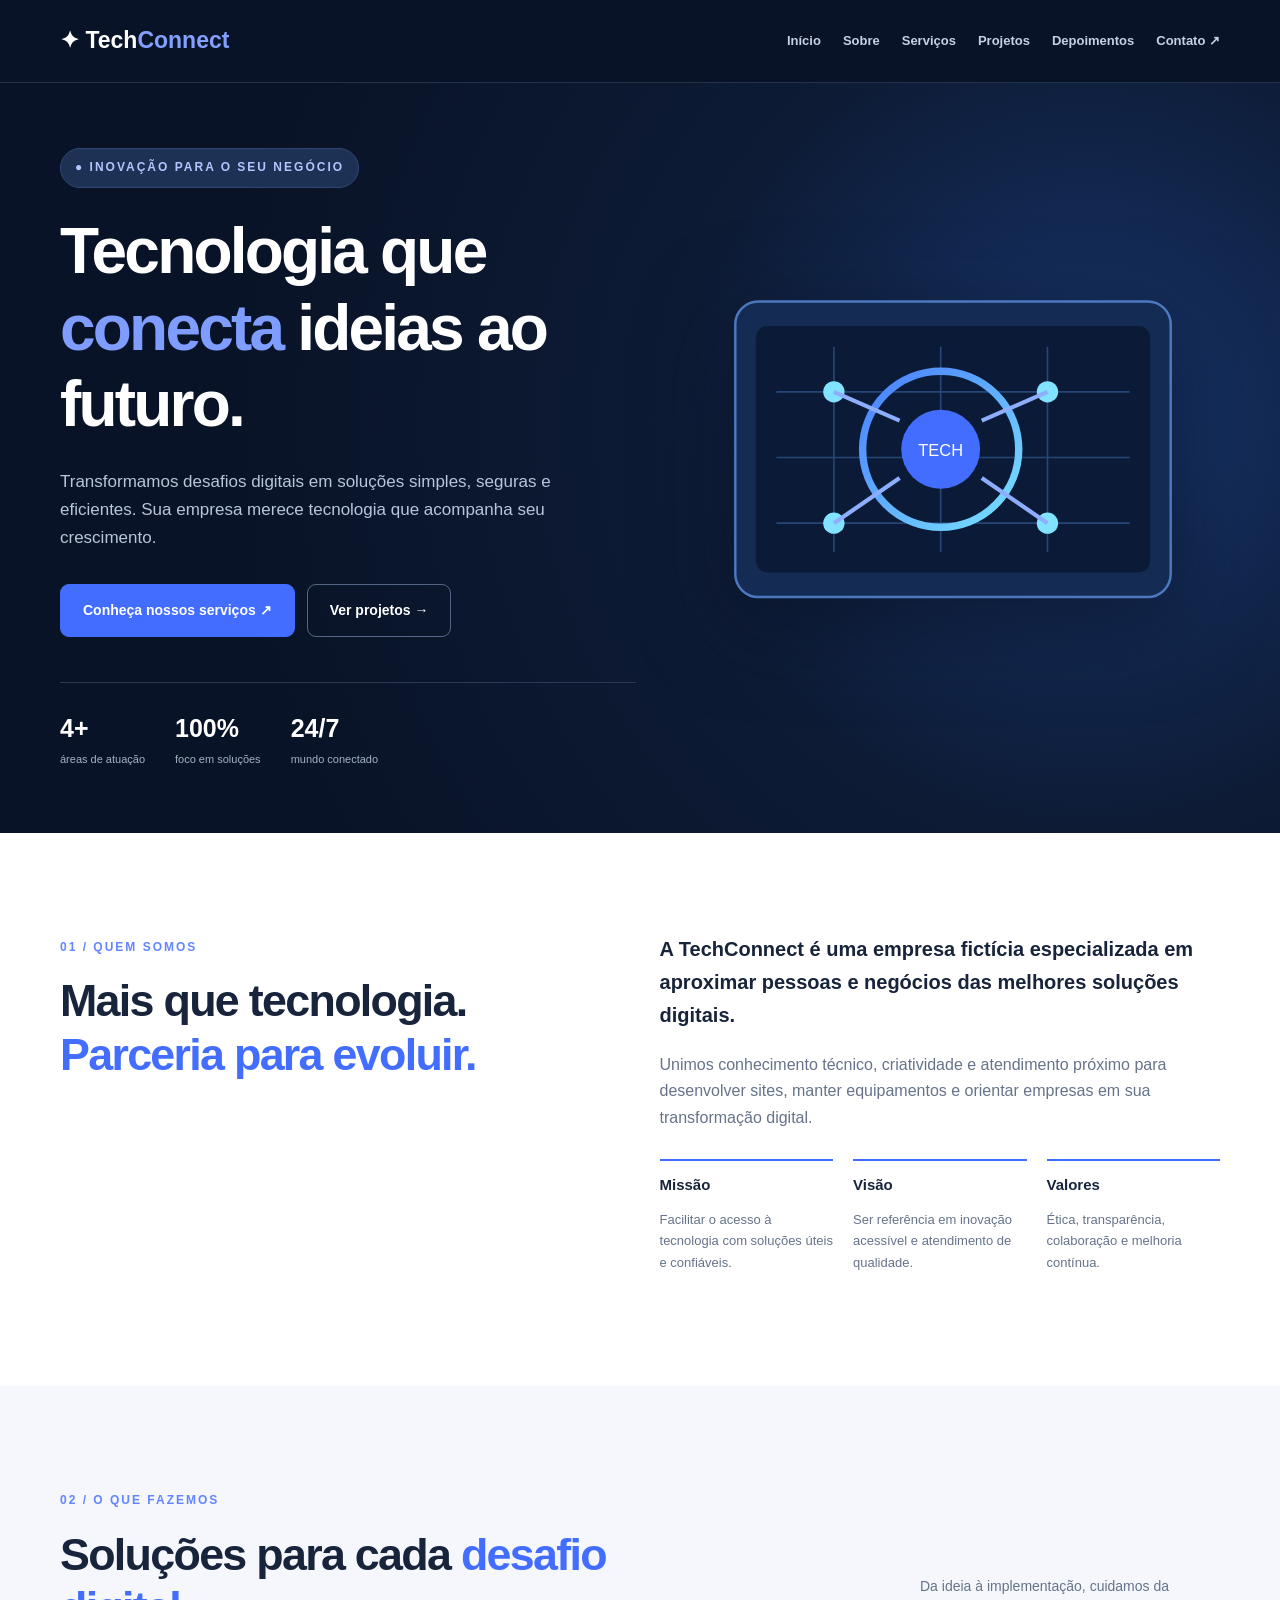
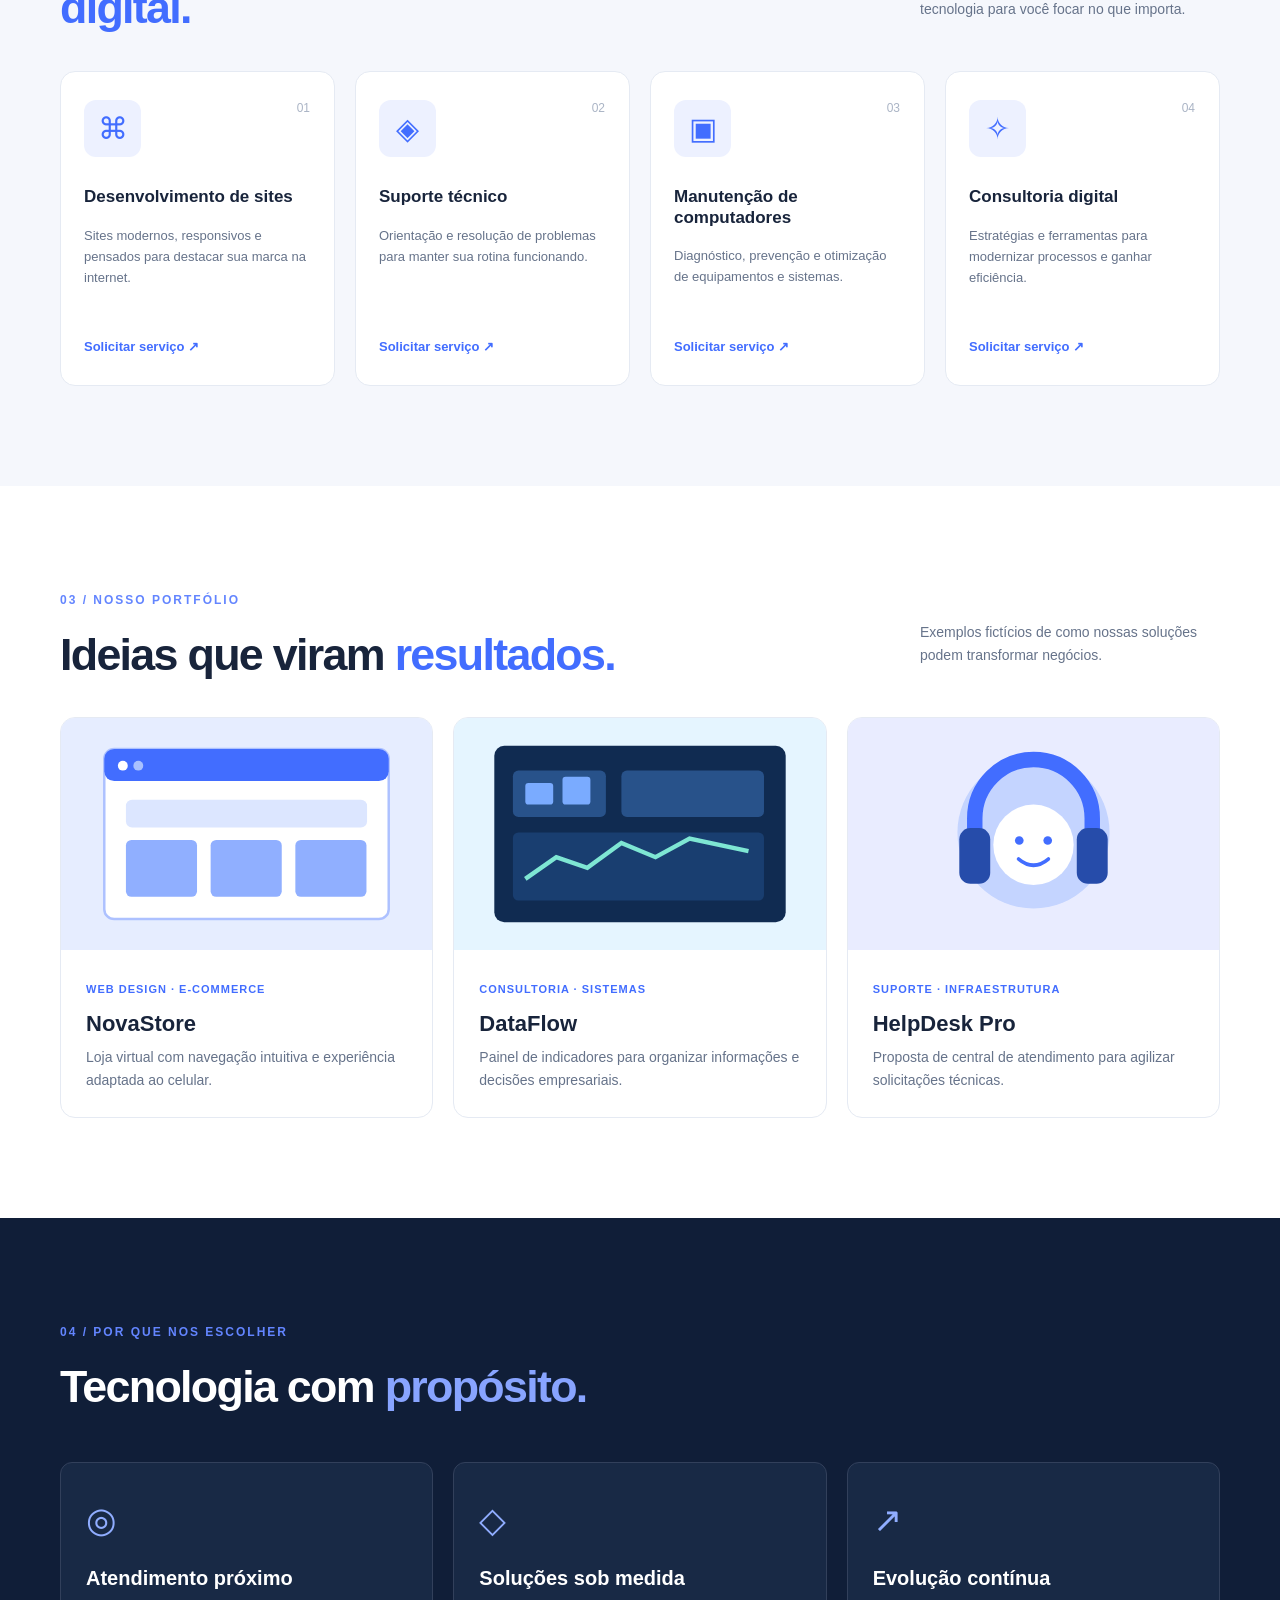
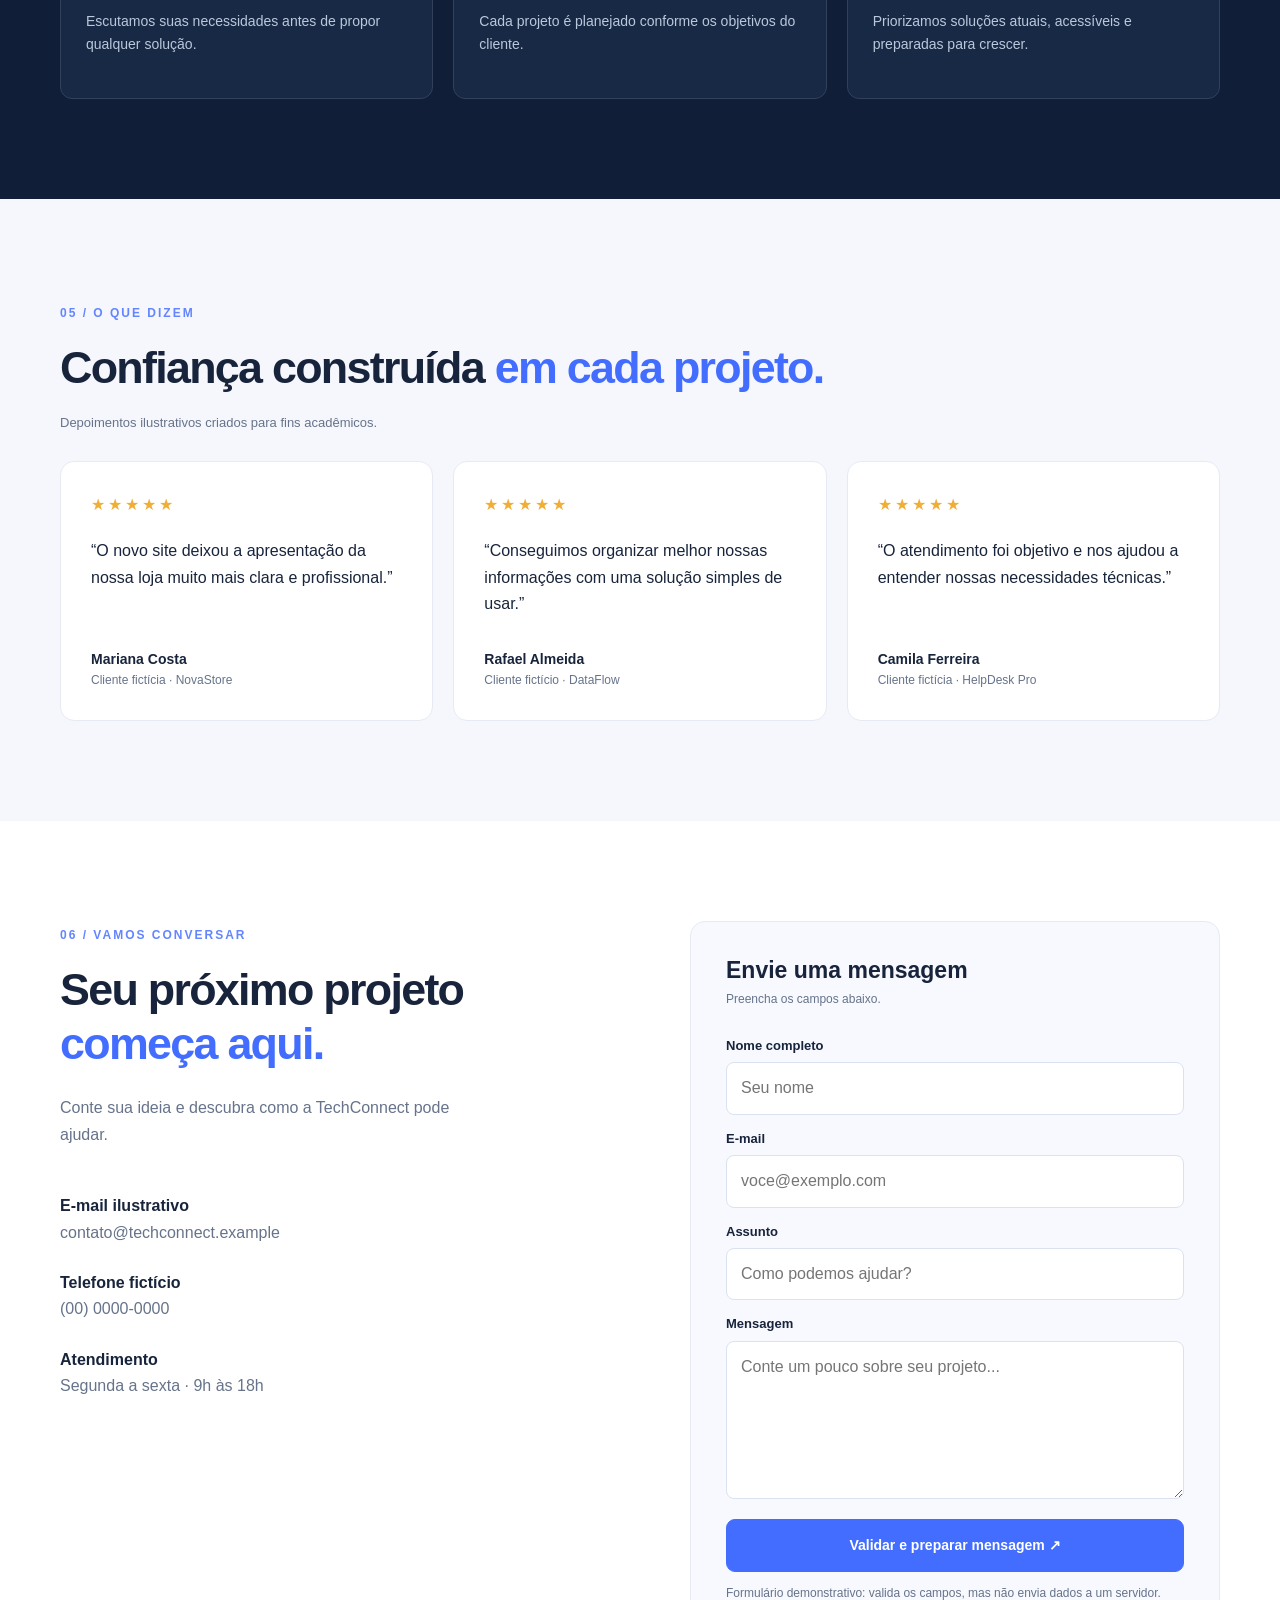
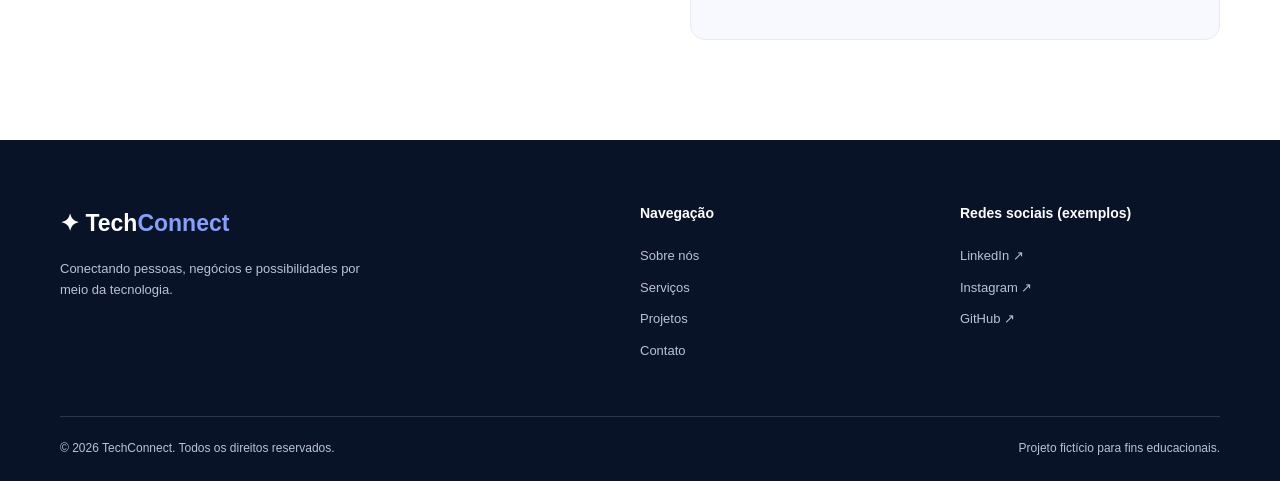
<file: index.html>
<!doctype html>
<html lang="pt-BR">
<head>
<meta charset="utf-8"><meta name="viewport" content="width=device-width, initial-scale=1">
<meta name="description" content="TechConnect: suporte técnico, criação de sites e soluções digitais.">
<title>TechConnect | Tecnologia que impulsiona</title><link rel="stylesheet" href="css/estilo.css">
</head><body>
<a class="skip-link" href="#conteudo">Pular para o conteúdo</a>
<header class="cabecalho"><div class="container barra"><a class="marca" href="#inicio">✦ Tech<span>Connect</span></a><nav aria-label="Navegação principal"><a href="#inicio">Início</a><a href="#sobre">Sobre</a><a href="#servicos">Serviços</a><a href="#projetos">Projetos</a><a href="#depoimentos">Depoimentos</a><a href="#contato">Contato ↗</a></nav></div></header>
<main id="conteudo">
<section class="hero" id="inicio"><div class="container hero-grid"><div><span class="etiqueta">● INOVAÇÃO PARA O SEU NEGÓCIO</span><h1>Tecnologia que <em>conecta</em> ideias ao futuro.</h1><p>Transformamos desafios digitais em soluções simples, seguras e eficientes. Sua empresa merece tecnologia que acompanha seu crescimento.</p><div class="acoes"><a class="botao primario" href="#servicos">Conheça nossos serviços ↗</a><a class="botao secundario" href="#projetos">Ver projetos →</a></div><div class="hero-dados"><div><strong>4+</strong><span>áreas de atuação</span></div><div><strong>100%</strong><span>foco em soluções</span></div><div><strong>24/7</strong><span>mundo conectado</span></div></div></div><div class="hero-arte"><img src="imagens/tecnologia.svg" alt="Ilustração de conexões digitais e painel de tecnologia"></div></div></section>
<section class="secao" id="sobre"><div class="container sobre-grid"><div><span class="sobretitulo">01 / QUEM SOMOS</span><h2>Mais que tecnologia.<br><span>Parceria para evoluir.</span></h2></div><div><p class="texto-destaque">A TechConnect é uma empresa fictícia especializada em aproximar pessoas e negócios das melhores soluções digitais.</p><p>Unimos conhecimento técnico, criatividade e atendimento próximo para desenvolver sites, manter equipamentos e orientar empresas em sua transformação digital.</p><div class="valores"><article><h3>Missão</h3><p>Facilitar o acesso à tecnologia com soluções úteis e confiáveis.</p></article><article><h3>Visão</h3><p>Ser referência em inovação acessível e atendimento de qualidade.</p></article><article><h3>Valores</h3><p>Ética, transparência, colaboração e melhoria contínua.</p></article></div></div></div></section>
<section class="secao fundo-claro" id="servicos"><div class="container"><div class="titulo-secao"><div><span class="sobretitulo">02 / O QUE FAZEMOS</span><h2>Soluções para cada <span>desafio digital.</span></h2></div><p>Da ideia à implementação, cuidamos da tecnologia para você focar no que importa.</p></div><div class="grade servicos"><article class="cartao"><span class="icone-servico">⌘</span><span class="numero">01</span><h3>Desenvolvimento de sites</h3><p>Sites modernos, responsivos e pensados para destacar sua marca na internet.</p><a href="#contato">Solicitar serviço ↗</a></article><article class="cartao"><span class="icone-servico">◈</span><span class="numero">02</span><h3>Suporte técnico</h3><p>Orientação e resolução de problemas para manter sua rotina funcionando.</p><a href="#contato">Solicitar serviço ↗</a></article><article class="cartao"><span class="icone-servico">▣</span><span class="numero">03</span><h3>Manutenção de computadores</h3><p>Diagnóstico, prevenção e otimização de equipamentos e sistemas.</p><a href="#contato">Solicitar serviço ↗</a></article><article class="cartao"><span class="icone-servico">✧</span><span class="numero">04</span><h3>Consultoria digital</h3><p>Estratégias e ferramentas para modernizar processos e ganhar eficiência.</p><a href="#contato">Solicitar serviço ↗</a></article></div></div></section>
<section class="secao" id="projetos"><div class="container"><div class="titulo-secao"><div><span class="sobretitulo">03 / NOSSO PORTFÓLIO</span><h2>Ideias que viram <span>resultados.</span></h2></div><p>Exemplos fictícios de como nossas soluções podem transformar negócios.</p></div><div class="grade projetos"><article class="projeto"><img src="imagens/projeto-loja.svg" alt="Ilustração de interface de loja virtual" loading="lazy"><div><span>WEB DESIGN · E-COMMERCE</span><h3>NovaStore</h3><p>Loja virtual com navegação intuitiva e experiência adaptada ao celular.</p></div></article><article class="projeto"><img src="imagens/projeto-painel.svg" alt="Ilustração de painel digital de indicadores" loading="lazy"><div><span>CONSULTORIA · SISTEMAS</span><h3>DataFlow</h3><p>Painel de indicadores para organizar informações e decisões empresariais.</p></div></article><article class="projeto"><img src="imagens/projeto-suporte.svg" alt="Ilustração de central de suporte tecnológico" loading="lazy"><div><span>SUPORTE · INFRAESTRUTURA</span><h3>HelpDesk Pro</h3><p>Proposta de central de atendimento para agilizar solicitações técnicas.</p></div></article></div></div></section>
<section class="secao diferenciais"><div class="container"><span class="sobretitulo">04 / POR QUE NOS ESCOLHER</span><h2>Tecnologia com <span>propósito.</span></h2><div class="grade tres"><article><span class="diferencial-icone">◎</span><h3>Atendimento próximo</h3><p>Escutamos suas necessidades antes de propor qualquer solução.</p></article><article><span class="diferencial-icone">◇</span><h3>Soluções sob medida</h3><p>Cada projeto é planejado conforme os objetivos do cliente.</p></article><article><span class="diferencial-icone">↗</span><h3>Evolução contínua</h3><p>Priorizamos soluções atuais, acessíveis e preparadas para crescer.</p></article></div></div></section>
<section class="secao fundo-claro" id="depoimentos"><div class="container"><span class="sobretitulo">05 / O QUE DIZEM</span><h2>Confiança construída <span>em cada projeto.</span></h2><p class="aviso-ficticio">Depoimentos ilustrativos criados para fins acadêmicos.</p><div class="grade tres depoimentos"><article><div class="estrelas">★★★★★</div><blockquote>“O novo site deixou a apresentação da nossa loja muito mais clara e profissional.”</blockquote><strong>Mariana Costa</strong><span>Cliente fictícia · NovaStore</span></article><article><div class="estrelas">★★★★★</div><blockquote>“Conseguimos organizar melhor nossas informações com uma solução simples de usar.”</blockquote><strong>Rafael Almeida</strong><span>Cliente fictício · DataFlow</span></article><article><div class="estrelas">★★★★★</div><blockquote>“O atendimento foi objetivo e nos ajudou a entender nossas necessidades técnicas.”</blockquote><strong>Camila Ferreira</strong><span>Cliente fictícia · HelpDesk Pro</span></article></div></div></section>
<section class="secao contato" id="contato"><div class="container contato-grid"><div><span class="sobretitulo">06 / VAMOS CONVERSAR</span><h2>Seu próximo projeto <span>começa aqui.</span></h2><p>Conte sua ideia e descubra como a TechConnect pode ajudar.</p><div class="contato-info"><p><strong>E-mail ilustrativo</strong><br>contato@techconnect.example</p><p><strong>Telefone fictício</strong><br>(00) 0000-0000</p><p><strong>Atendimento</strong><br>Segunda a sexta · 9h às 18h</p></div></div><form class="formulario" action="#confirmacao" method="get"><h3>Envie uma mensagem</h3><p>Preencha os campos abaixo.</p><label for="nome">Nome completo</label><input id="nome" type="text" autocomplete="name" placeholder="Seu nome" required minlength="2"><label for="email">E-mail</label><input id="email" type="email" autocomplete="email" placeholder="voce@exemplo.com" required><label for="assunto">Assunto</label><input id="assunto" type="text" placeholder="Como podemos ajudar?" required><label for="mensagem">Mensagem</label><textarea id="mensagem" rows="5" placeholder="Conte um pouco sobre seu projeto..." required minlength="10"></textarea><button class="botao primario" type="submit">Validar e preparar mensagem ↗</button><p id="confirmacao" role="status" tabindex="-1">Campos validados. Obrigado por testar o formulário.</p><small>Formulário demonstrativo: valida os campos, mas não envia dados a um servidor.</small></form></div></section>
</main><footer class="rodape"><div class="container rodape-grid"><div><a class="marca" href="#inicio">✦ Tech<span>Connect</span></a><p>Conectando pessoas, negócios e possibilidades por meio da tecnologia.</p></div><div><h3>Navegação</h3><a href="#sobre">Sobre nós</a><a href="#servicos">Serviços</a><a href="#projetos">Projetos</a><a href="#contato">Contato</a></div><div><h3>Redes sociais (exemplos)</h3><a href="https://www.linkedin.com/" target="_blank" rel="noopener noreferrer">LinkedIn ↗</a><a href="https://www.instagram.com/" target="_blank" rel="noopener noreferrer">Instagram ↗</a><a href="https://github.com/" target="_blank" rel="noopener noreferrer">GitHub ↗</a></div></div><div class="container rodape-base"><span>© 2026 TechConnect. Todos os direitos reservados.</span><span>Projeto fictício para fins educacionais.</span></div></footer></body></html>
</file>
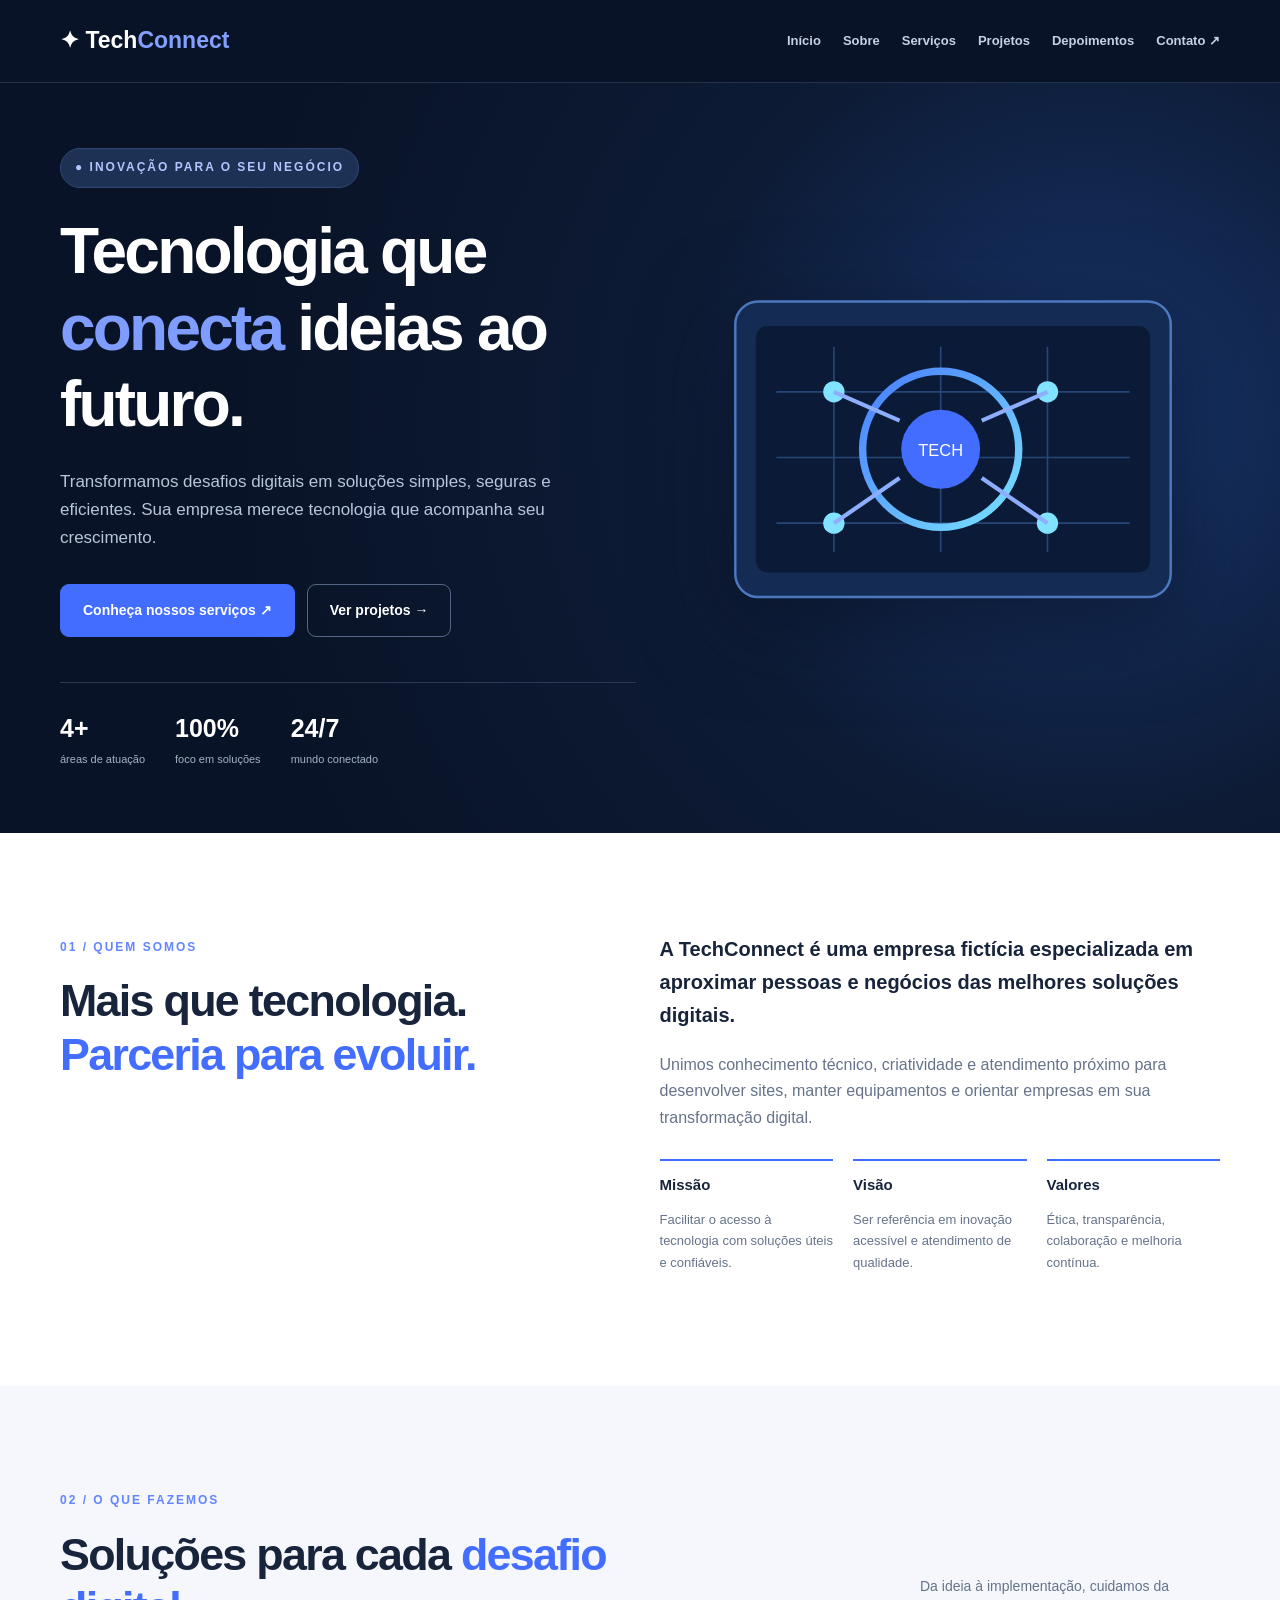
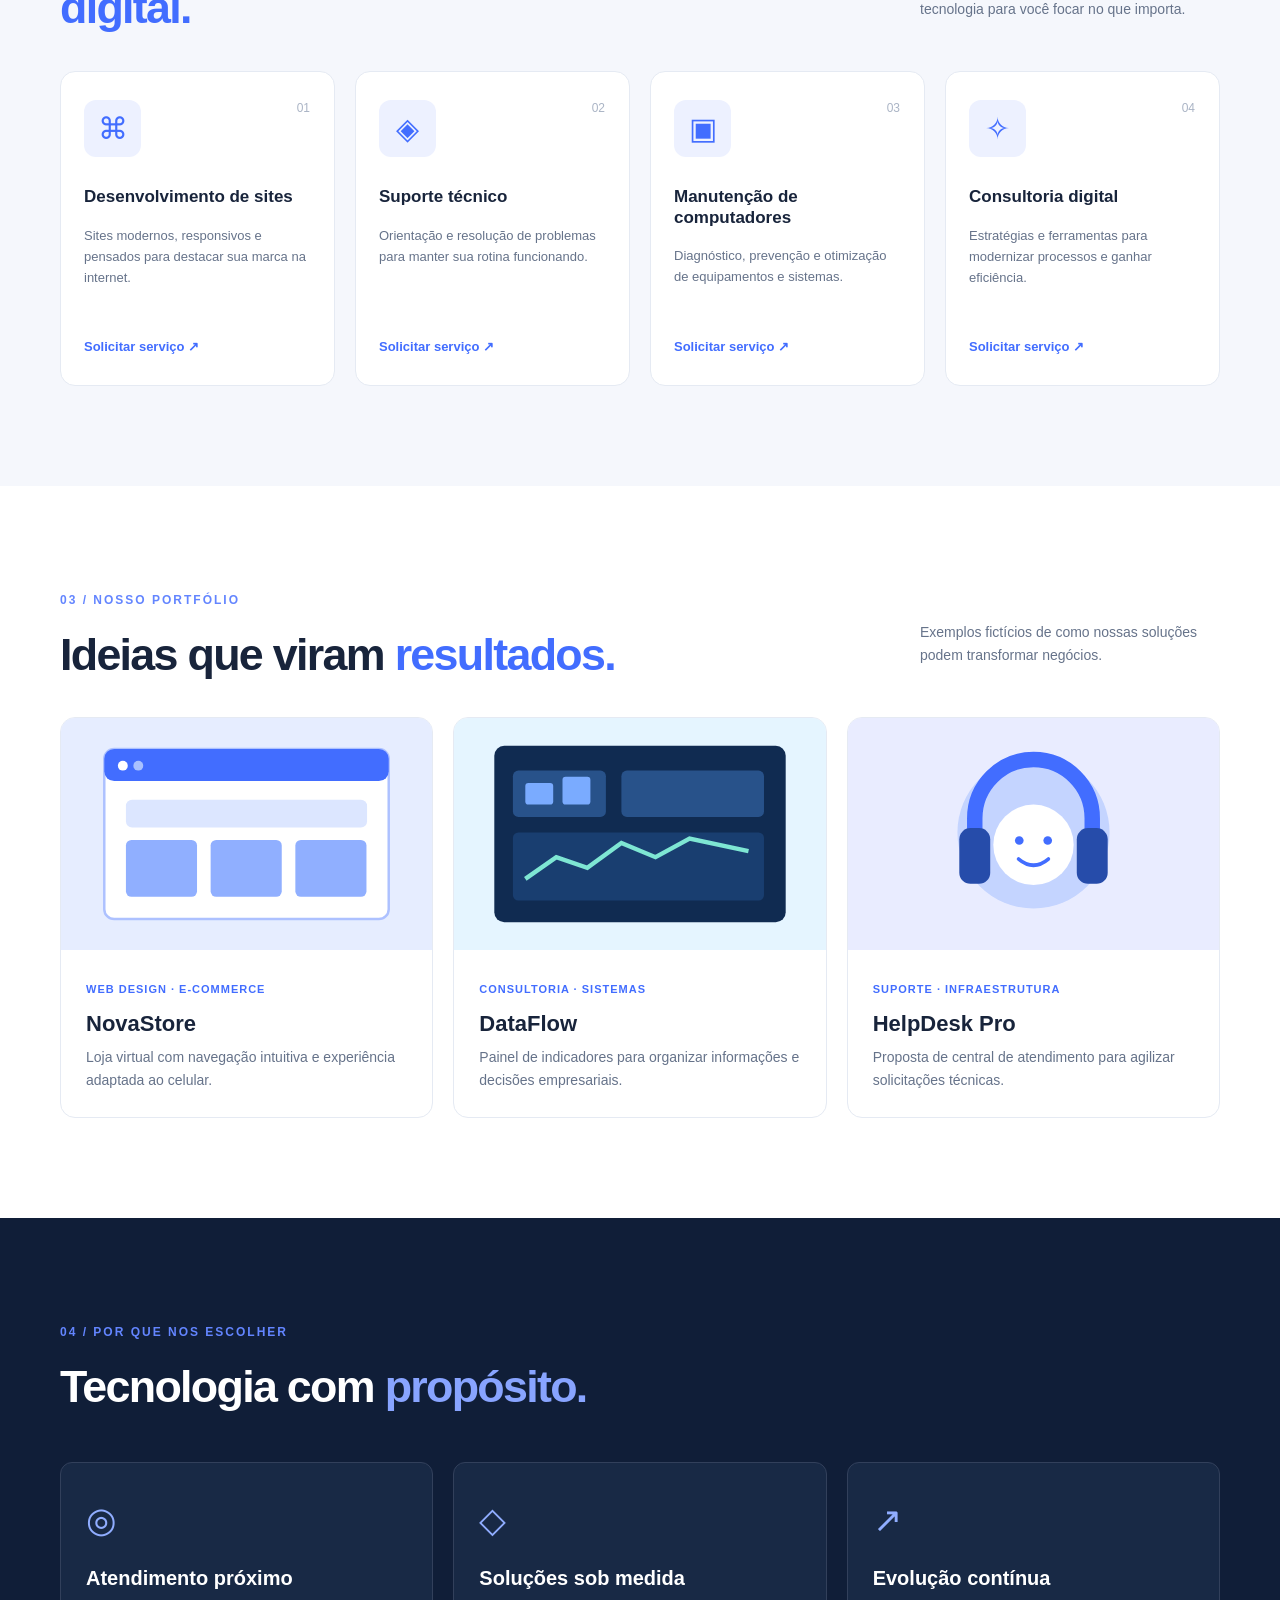
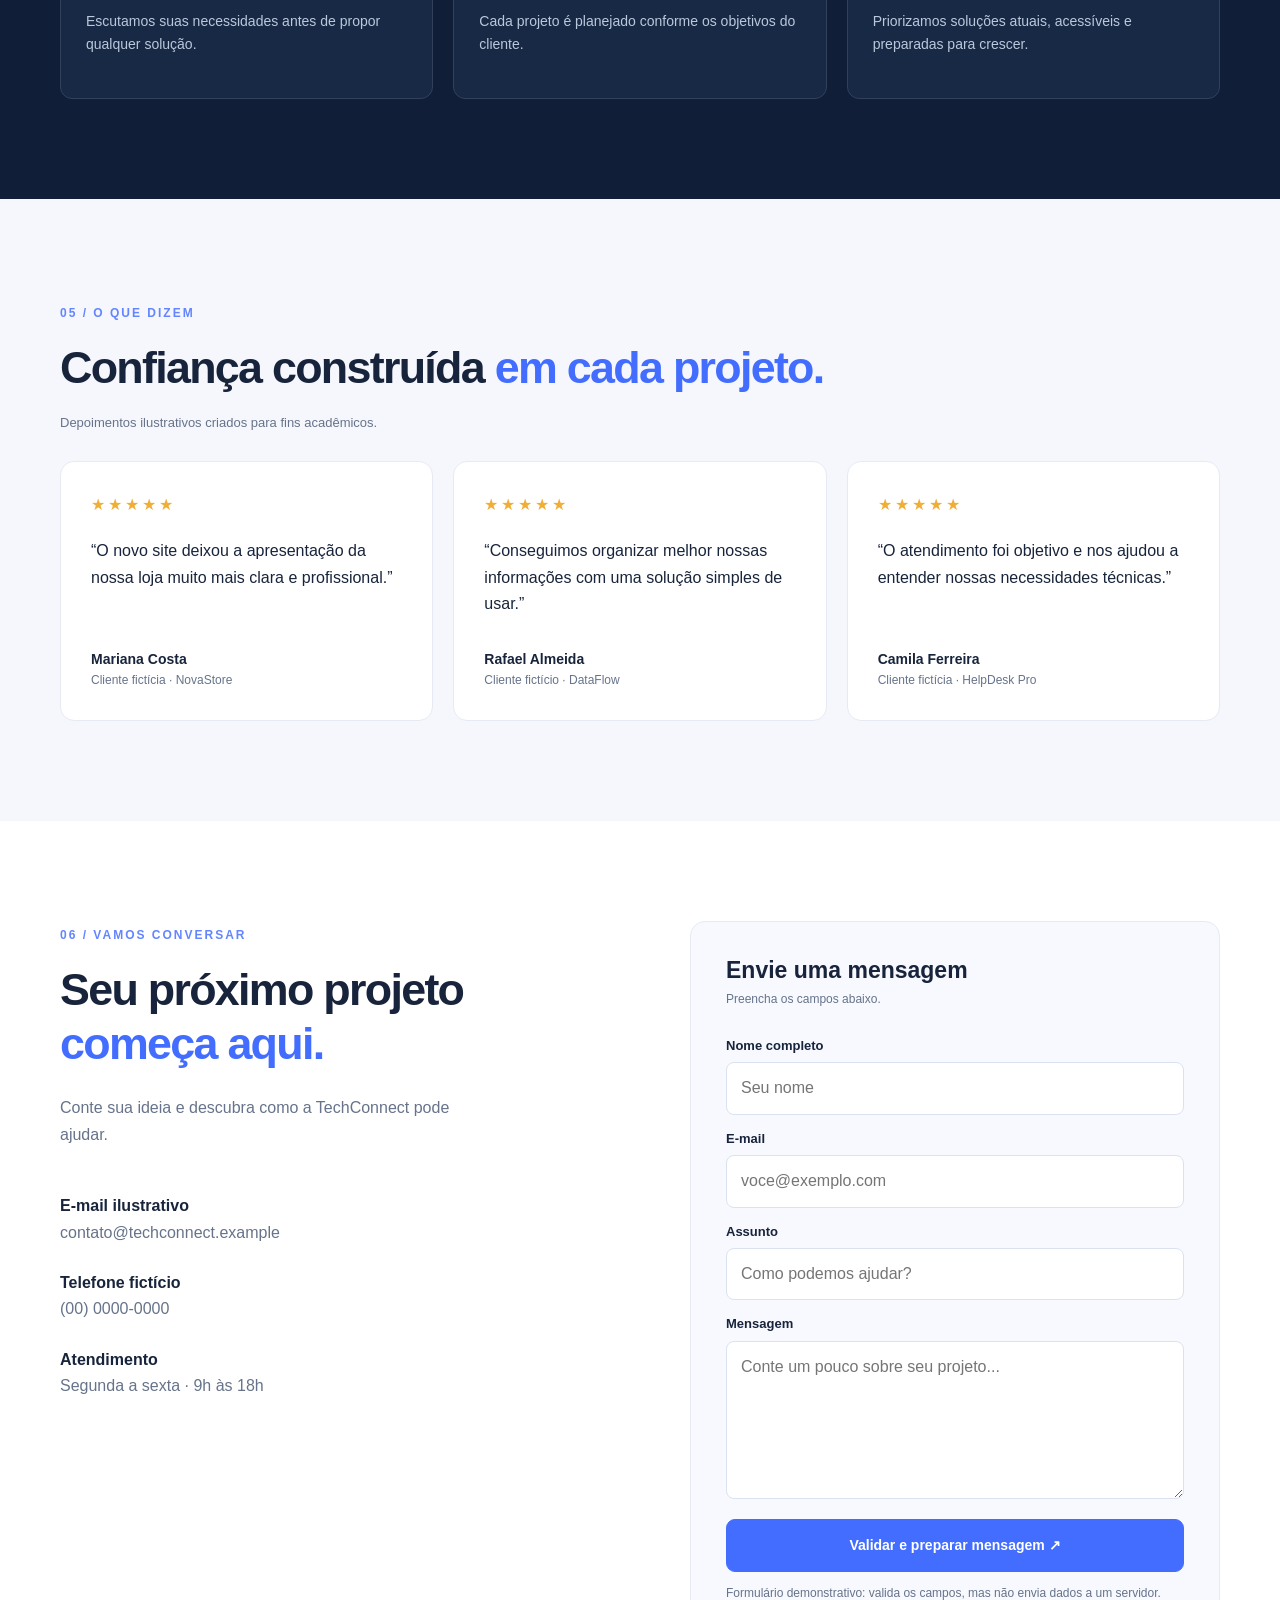
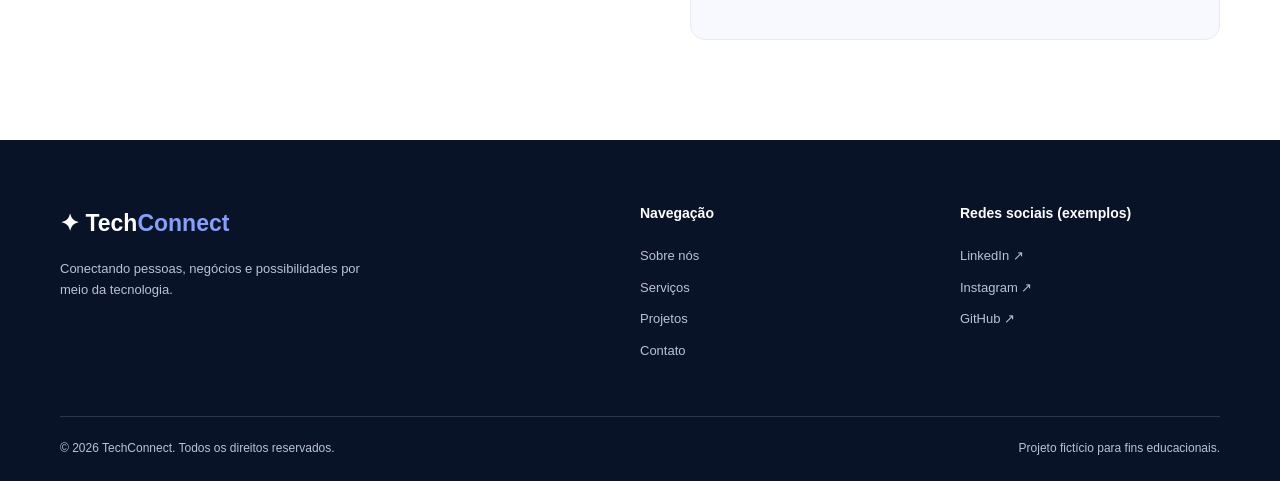
<file: TechConnect/index.html>
<!doctype html>
<html lang="pt-BR">
<head>
  <meta charset="utf-8">
  <meta name="viewport" content="width=device-width, initial-scale=1">
  <title>TechConnect</title>
  <link rel="canonical" href="../">
  <script>location.replace("../" + location.search + location.hash);</script>
  <meta http-equiv="refresh" content="0; url=../">
</head>
<body>
  <p><a href="../">Abrir a página inicial da TechConnect</a></p>
</body>
</html>
</file>
<file: css/estilo.css>
:root{--azul:#426dff;--escuro:#091327;--texto:#18243b;--cinza:#66738a;--claro:#f5f7fc;--borda:#e5eaf3}*{box-sizing:border-box}html{scroll-behavior:smooth;scroll-padding-top:95px}body{margin:0;font-family:Arial,sans-serif;color:var(--texto);line-height:1.65}h1,h2,h3,p{margin-top:0}h1,h2,h3{line-height:1.2}a{text-decoration:none;color:inherit}button,input,textarea{font:inherit}img{max-width:100%;display:block}.container{width:min(1160px,calc(100% - 48px));margin:auto}.skip-link{position:absolute;top:-60px;left:10px;background:white;padding:10px;z-index:10}.skip-link:focus{top:10px}.cabecalho{background:#091327;position:sticky;top:0;z-index:5;border-bottom:1px solid #24314b}.barra{min-height:82px;display:flex;align-items:center;justify-content:space-between;gap:20px}.marca{font-size:23px;font-weight:800;color:white;white-space:nowrap}.marca span{color:#83a0ff}.barra nav{display:flex;align-items:center;gap:22px}.barra nav a{color:#c5d0e5;font-size:13px;font-weight:700}.barra nav a:hover{color:white}.hero{background:radial-gradient(circle at 85% 45%,#18366d,#0d1b35 35%,#091327 75%);color:white;overflow:hidden}.hero-grid{min-height:620px;display:grid;grid-template-columns:1.08fr 1fr;gap:50px;align-items:center;padding:65px 0}.etiqueta,.sobretitulo{font-size:12px;letter-spacing:2px;font-weight:800;color:#6385ff}.etiqueta{display:inline-block;color:#b2c5ff;background:#1c3154;padding:9px 14px;border:1px solid #2e4875;border-radius:30px}.hero h1{font-size:clamp(43px,5vw,68px);letter-spacing:-2.8px;margin:25px 0}.hero h1 em{font-style:normal;color:#7f9dff}.hero p{font-size:17px;color:#b8c5da;max-width:530px}.acoes{display:flex;flex-wrap:wrap;gap:12px;margin:32px 0 45px}.botao{display:inline-flex;align-items:center;justify-content:center;gap:18px;border-radius:9px;padding:14px 22px;font-weight:700;font-size:14px;transition:transform .2s,background .2s;cursor:pointer}.botao:hover{transform:translateY(-3px)}.primario{background:var(--azul);color:white;border:1px solid var(--azul)}.primario:hover{background:#3156d7}.secundario{color:white;border:1px solid #546583}.hero-dados{display:flex;gap:30px;border-top:1px solid #2a3854;padding-top:25px}.hero-dados div{display:flex;flex-direction:column}.hero-dados strong{font-size:25px}.hero-dados span{font-size:11px;color:#a3b1c8}.hero-arte img{width:100%;filter:drop-shadow(0 22px 45px #050b1b88)}.secao{padding:100px 0}.secao h2{font-size:clamp(32px,3.5vw,46px);letter-spacing:-1.7px;margin:15px 0 25px}.secao h2 span{color:var(--azul)}.sobre-grid{display:grid;grid-template-columns:1fr 1.1fr;gap:90px}.sobre-grid p{color:var(--cinza)}.sobre-grid .texto-destaque{font-size:20px;color:var(--texto);font-weight:600}.valores{display:grid;grid-template-columns:repeat(3,1fr);gap:20px;margin-top:28px}.valores article{border-top:2px solid var(--azul);padding-top:15px}.valores h3{font-size:15px}.valores p{font-size:13px}.fundo-claro{background:var(--claro)}.titulo-secao{display:flex;justify-content:space-between;align-items:end;gap:50px;margin-bottom:36px}.titulo-secao h2{margin-bottom:0;max-width:650px}.titulo-secao>p{max-width:300px;color:var(--cinza);font-size:14px}.grade{display:grid;gap:20px}.servicos{grid-template-columns:repeat(4,1fr)}.cartao{position:relative;background:white;border:1px solid var(--borda);border-radius:15px;padding:28px 23px;min-height:315px;display:flex;flex-direction:column;transition:box-shadow .2s,transform .2s}.cartao:hover,.projeto:hover{transform:translateY(-5px);box-shadow:0 15px 35px #1a305015}.icone-servico{font-size:30px;color:var(--azul);background:#edf1ff;width:57px;height:57px;display:grid;place-items:center;border-radius:12px;margin-bottom:30px}.numero{position:absolute;top:27px;right:24px;color:#aab4c5;font-size:12px}.cartao h3{font-size:17px}.cartao p{font-size:13px;color:var(--cinza);flex:1}.cartao a{color:var(--azul);font-size:13px;font-weight:800}.projetos,.tres{grid-template-columns:repeat(3,1fr)}.projeto{border:1px solid var(--borda);border-radius:15px;overflow:hidden;transition:transform .2s,box-shadow .2s}.projeto img{width:100%;aspect-ratio:1.6;object-fit:cover}.projeto>div{padding:25px}.projeto span{color:var(--azul);font-size:11px;font-weight:800;letter-spacing:1px}.projeto h3{margin:9px 0;font-size:22px}.projeto p{color:var(--cinza);font-size:14px;margin:0}.diferenciais{background:#101e38;color:white}.diferenciais h2 span{color:#88a4ff}.diferenciais .tres{margin-top:48px}.diferenciais article{padding:28px 25px;border:1px solid #32405b;border-radius:12px;background:#182945}.diferencial-icone{font-size:35px;color:#90adff}.diferenciais h3{font-size:20px;margin-top:18px}.diferenciais p{font-size:14px;color:#bac8dc}.aviso-ficticio{color:var(--cinza);font-size:13px;margin-top:-8px;margin-bottom:28px}.depoimentos article{background:white;border:1px solid var(--borda);padding:30px;border-radius:14px;display:flex;flex-direction:column}.estrelas{color:#f0ae36;letter-spacing:3px}.depoimentos blockquote{margin:20px 0 30px;font-size:16px;flex:1}.depoimentos strong{font-size:14px}.depoimentos article>span{font-size:12px;color:var(--cinza)}.contato-grid{display:grid;grid-template-columns:1fr 1fr;gap:100px}.contato-grid>div>p{color:var(--cinza);max-width:420px}.contato-info{margin-top:45px}.contato-info p{margin-bottom:24px;color:var(--cinza)}.contato-info strong{color:var(--texto)}.formulario{background:#f7f9fe;padding:35px;border:1px solid var(--borda);border-radius:15px;display:flex;flex-direction:column}.formulario h3{font-size:23px;margin-bottom:5px}.formulario p,.formulario small{color:var(--cinza);font-size:12px}.formulario label{font-size:13px;font-weight:700;margin:13px 0 6px}.formulario input,.formulario textarea{width:100%;border:1px solid #dbe2ef;border-radius:8px;padding:12px 14px;background:white;color:var(--texto)}.formulario input:focus,.formulario textarea:focus{outline:2px solid #7e9aff;outline-offset:1px}.formulario button{margin-top:20px}.formulario small{margin-top:12px}.rodape{background:#091327;color:#b6c3d8;padding-top:65px}.rodape-grid{display:grid;grid-template-columns:2fr 1fr 1fr;gap:60px;padding-bottom:55px}.rodape-grid p{max-width:300px;font-size:13px;margin-top:15px}.rodape-grid h3{font-size:14px;color:white}.rodape-grid>div:not(:first-child){display:flex;flex-direction:column;gap:10px}.rodape-grid a:not(.marca){font-size:13px}.rodape-grid a:hover{color:white}.rodape-base{border-top:1px solid #29364d;padding:22px 0;display:flex;justify-content:space-between;gap:15px;font-size:12px}a:focus-visible,button:focus-visible{outline:3px solid #8ca7ff;outline-offset:4px}@media(max-width:1000px){.barra nav{gap:12px}.barra nav a{font-size:12px}.hero-grid{gap:20px}.servicos{grid-template-columns:repeat(2,1fr)}.sobre-grid,.contato-grid{gap:40px}}@media(max-width:760px){.container{width:min(100% - 32px,560px)}.barra{padding:16px 0;align-items:flex-start;flex-direction:column}.barra nav{width:100%;overflow-x:auto;padding-bottom:6px;gap:17px}.barra nav a{white-space:nowrap}.hero-grid,.sobre-grid,.contato-grid{grid-template-columns:1fr}.hero-grid{padding:65px 0 40px}.hero h1{letter-spacing:-1.6px}.hero-arte{max-width:490px}.secao{padding:70px 0}.valores,.projetos,.tres{grid-template-columns:1fr}.titulo-secao{display:block}.titulo-secao>p{max-width:500px}.rodape-grid{grid-template-columns:1fr 1fr;gap:30px}.rodape-grid>div:first-child{grid-column:1/-1}.rodape-base{flex-direction:column}.hero-dados{gap:18px}}@media(max-width:480px){.servicos,.valores{grid-template-columns:1fr}.hero-dados{flex-wrap:wrap}.formulario{padding:22px}.acoes{align-items:stretch;flex-direction:column}.botao{width:100%}}@media(prefers-reduced-motion:reduce){html{scroll-behavior:auto}*,*::before,*::after{transition:none!important}}
#confirmacao { display: none; }
#confirmacao:target { display: block; }
</file>
